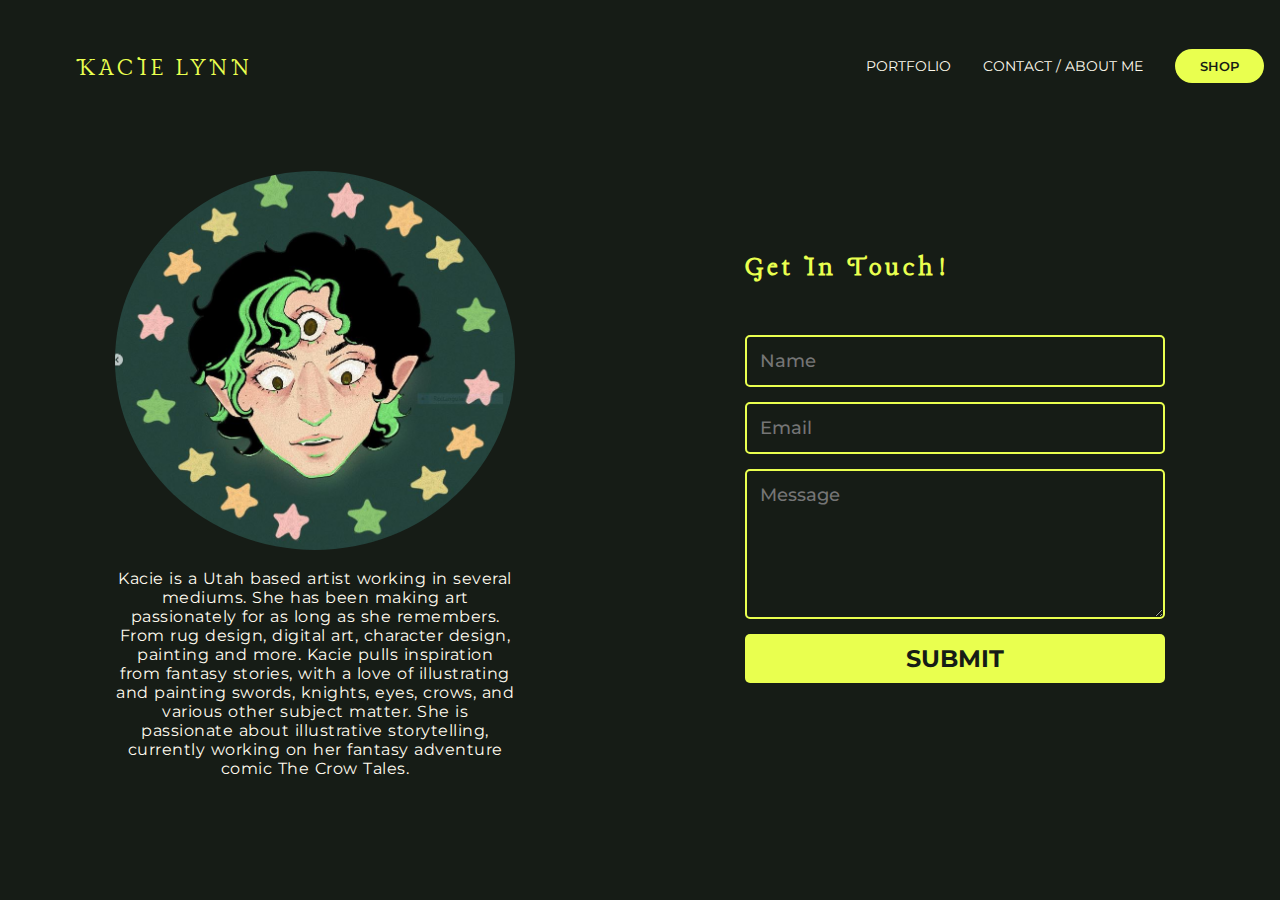
<file: pages/contact.html>
<!DOCTYPE html>
<html lang="en">
<head>
    <meta charset="UTF-8">
    <meta name="viewport" content="width=device-width, initial-scale=1.0">
    <title>Contact / About Me</title>
    <link rel="stylesheet" href="../style.css">
    <link rel="preconnect" href="https://fonts.gstatic.com" crossorigin>
    <link href="https://fonts.googleapis.com/css2?family=Caudex:ital,wght@0,400;0,700;1,400;1,700&family=Lancelot&family=Montserrat:ital,wght@0,200;0,400;0,900;1,200;1,400&display=swap" rel="stylesheet">
</head>
<body id="contact-body">
    <!-- <header>
       <h3> <a href="../index.html">Kacie Lynn</a></h3>
        <nav>
            <ul class="nav-links">
                <li>
                    <a href="../pages/portfolio.html">PORTFOLIO</a>
                </li>
                <li>
                    <a href="#">Contact / About Me</a>
                </li>
                <li>
                   <a href="https://www.etsy.com/shop/KacieLynnArt?ref=l2-about-shopname&listing_id=1581971953"><button>Shop</button></a>
                </li>
            </ul>
        </nav>
    </header> -->
    <header>
        <nav class="navbar">
            <ul>
                <li class="navbar-logo" ><a href="../index.html">Kacie Lynn</a></li>
                <li class="toggle-nav" ><svg xmlns="http://www.w3.org/2000/svg" width="40" height="40" viewBox="0 0 1200 1200"><path fill="#fffbee" d="M0 0v240h1200V0H0zm0 480v240h1200V480H0zm0 480v240h1200V960H0z"/></svg></li>
                <li class="nav-links" >
                    <a href="../pages/portfolio.html">PORTFOLIO</a>
                </li>
                <li class="nav-links" >
                    <a href="../pages/contact.html">Contact / About Me</a>
                </li>
                <li class="nav-links" >
                   <a href="https://www.etsy.com/shop/KacieLynnArt?ref=l2-about-shopname&listing_id=1581971953"><button>Shop</button></a>
                </li>
            </ul>
            
        </nav>
    </header>
    <section class="contact-aboutme-container dream">
        <div class="about-me-container">
            <img src="../resources/images/kaclynnart.JPG" alt="">
            <p>Kacie is a Utah based artist working in several mediums. She has been making art passionately for as long as she remembers. From rug design, digital art, character design, painting and more. Kacie pulls inspiration from fantasy stories, with a love of illustrating and painting swords, knights, eyes, crows, and various other subject matter.  She is passionate about illustrative storytelling, currently working on her fantasy adventure comic The Crow Tales.</p>
        </div>
        <div class="contact-me-container dream">
            <h2>Get In Touch!</h2>
            <form action="https://formsubmit.co/2865858b7ca3c0da3216ec18c40a7ee6" method="POST"   >      
                <input name="name" type="text" class="feedback-input" placeholder="Name" />   
                <input name="email" type="email" class="feedback-input" placeholder="Email" />
                <textarea name="text" class="feedback-input" placeholder="Message"></textarea>
                <input type="submit" value="SUBMIT"/>
              </form>
            </form>
        </div>
    </section>
</body>
</html>
</file>
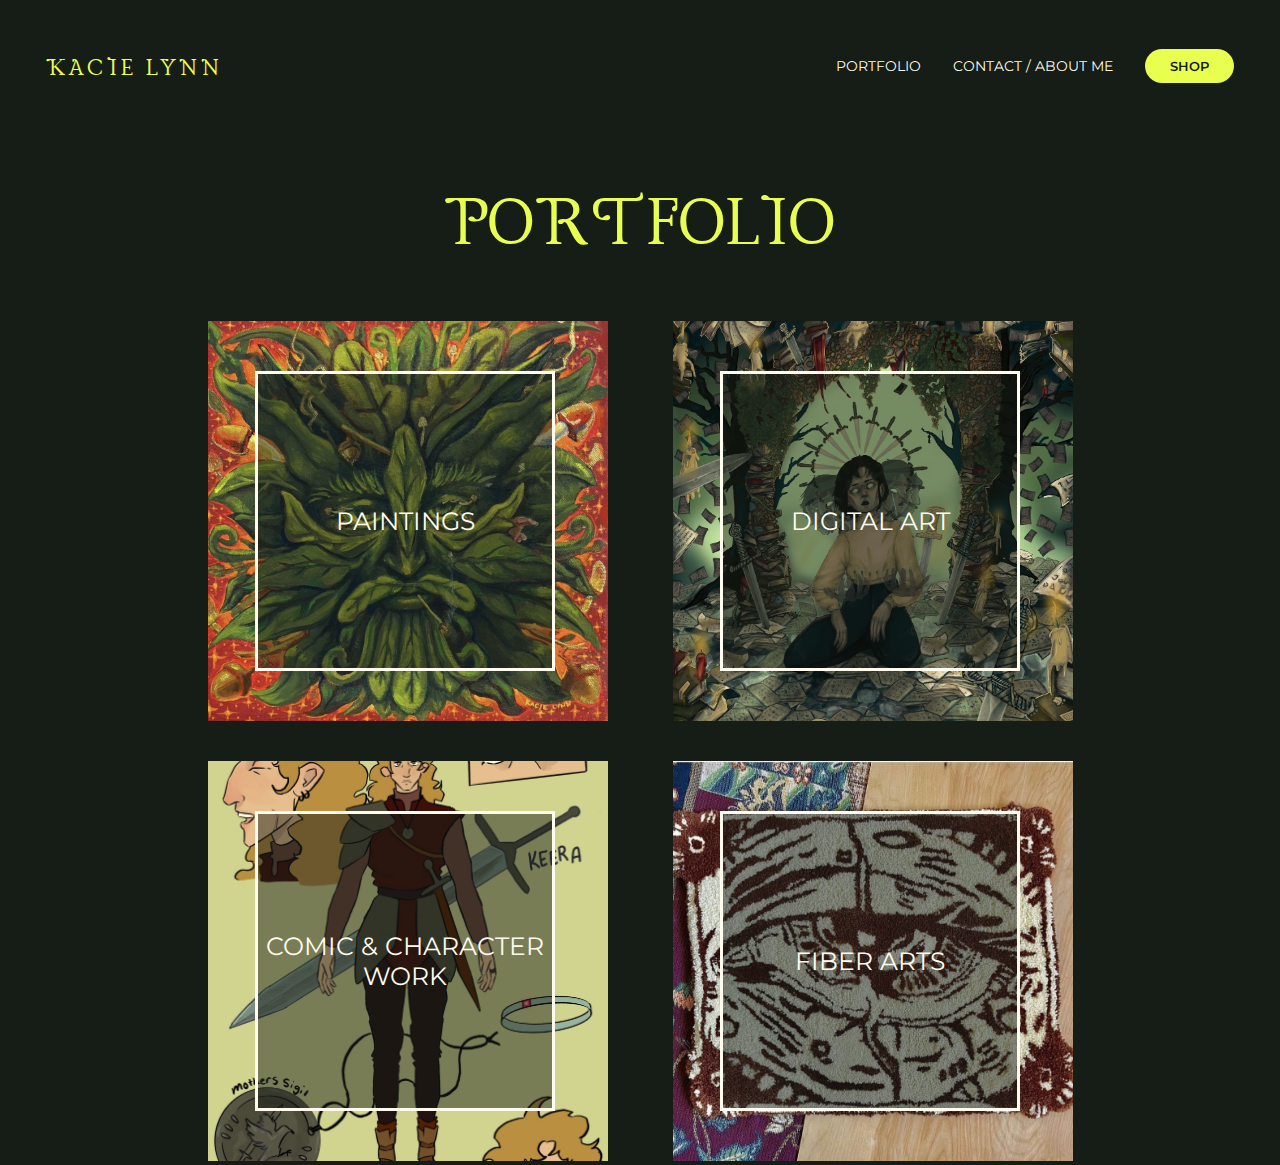
<file: pages/portfolio.html>
<!DOCTYPE html>
<html lang="en">
<head>
    <meta charset="UTF-8">
    <meta name="viewport" content="width=device-width, initial-scale=1.0">
    <title>Portfolio</title>
    <link rel="stylesheet" href="../style-portfolio.css">
    <link rel="preconnect" href="https://fonts.googleapis.com">
    <link rel="preconnect" href="https://fonts.gstatic.com" crossorigin>
    <link href="https://fonts.googleapis.com/css2?family=Caudex:ital,wght@0,400;0,700;1,400;1,700&family=Lancelot&family=Montserrat:ital,wght@0,200;0,400;0,900;1,200;1,400&display=swap" rel="stylesheet">
</head>
    <body>
        <header>
            <!-- <nav class="navbar">
                <ul>
                    <li class="navbar-logo" ><a href="../index.html">Kacie Lynn</a></li>
                    <li class="toggle-nav" ><svg xmlns="http://www.w3.org/2000/svg" width="40" height="40" viewBox="0 0 1200 1200"><path fill="#fffbee" d="M0 0v240h1200V0H0zm0 480v240h1200V480H0zm0 480v240h1200V960H0z"/></svg></li>
                    <li class="nav-links" >
                        <a href="../pages/portfolio.html">PORTFOLIO</a>
                    </li>
                    <li class="nav-links" >
                        <a href="../pages/contact.html">Contact / About Me</a>
                    </li>
                    <li class="nav-links" >
                    <a href="https://www.etsy.com/shop/KacieLynnArt?ref=l2-about-shopname&listing_id=1581971953"><button>Shop</button></a>
                    </li>
                </ul>
            </nav>   -->

            <nav class="navbar">
                <ul>
                    <li class="navbar-logo" ><a href="../index.html">Kacie Lynn</a></li>
                    <li class="toggle-nav" ><svg xmlns="http://www.w3.org/2000/svg" width="40" height="40" viewBox="0 0 1200 1200"><path fill="#fffbee" d="M0 0v240h1200V0H0zm0 480v240h1200V480H0zm0 480v240h1200V960H0z"/></svg></li>
                    <li class="nav-links" >
                        <a href="../pages/portfolio.html">PORTFOLIO</a>
                    </li>
                    <li class="nav-links" >
                        <a href="../pages/contact.html">Contact / About Me</a>
                    </li>
                    <li class="nav-links" >
                       <a href="https://www.etsy.com/shop/KacieLynnArt?ref=l2-about-shopname&listing_id=1581971953"><button>Shop</button></a>
                    </li>
                </ul>
                
            </nav>
        </header>        
        <main>
            
            <h1>PORTFOLIO</h1>
            <section id="portfolio-links">

                
                <div class="image-grid">
                    <div class="img-ctr">
                        <img class="green-man" src="../resources/images/IMG_0598.jpg" alt="green man painting">
                        <div class="link">
                            <a href="./paintings.html" id="paintings">PAINTINGS</a>    
                        </div>
                        
                    </div>
                        
                    <div class="img-ctr">
                        <img class="green-man" src="../resources/images/digital-art/IMG_1922(1).JPG" alt="">
                        <div class="link">
                            <a href="./digital-art.html" 
                            id="paintings">DIGITAL ART</a>
                        </div>    
                    </div>
                     
                    <div class="img-ctr">
                        <img class="illustrations" src="../resources/images/character-art/keera.JPG" alt="green man painting">
                        <div class="link">
                            <a href="./illustrations.html" id="paintings">COMIC & CHARACTER WORK</a>
                        </div>    
                    </div>
                    
                    <div class="img-ctr">
                        <img class="green-man" src="../resources/images/IMG_0601.jpg" alt="green man painting">
                        <div class="link">
                            <a href="./fiber-art.html" id="paintings">FIBER ARTS</a>
                        </div>
                    </div>
                </div>
            </section>
        </main>
    </body>
</html>
</file>
<file: style.css>
* {
    margin:0;
    padding:0;
    box-sizing:border-box;
  }
  
#hero{
    background-image: url(./resources/images/cover-photo.jpg);
    background-size: cover;
    background-repeat: no-repeat;
    height: 1000px;
    width: 100%;
    position: absolute;
    background-position: center;
    top: 0;
    left: 0;
    margin-bottom: 0px;
}

#hero h1{
    color: hsl(76, 74%, 88%);
    font-family:  'Lancelot','Courier New', Courier, monospace;
    font-size: 175px;
    display: flex;
    justify-content: center;
    align-items: center;
    margin-bottom: 8px;    
    font-weight: bold;
}

.kacie-lyyn-container{
	display: flex;
	justify-content: center;
	align-items: center;
	height: 800px;
}

#hero ul{
    display: flex;
    justify-content: center;
    gap: 30px;
}

#hero li{
    list-style: none;
    text-decoration: none;
    color: #FFFBEE;
    font-family: 'Montserrat','Franklin Gothic Medium', 'Arial Narrow', Arial, sans-serif;
    font-size: 30px;
    
}


#hero a {
    text-decoration: none;
    color: #FFFBEE;
    margin-top: 0px;
}

#hero a:hover {
    text-decoration: none;
    color: #E9FF4F;
}

/*Links to portfolio*/

#links-to-portfolio{
    width: 100%;
    margin-top: 1000px;
    left: 0px;
    height: 600px;
    width: 100%; 
    background-color: #161c16;
    padding: 0;
    margin-left: 0; 
    display: flex;
    justify-content: center;
    align-items: center;

}

#links-to-portfolio ul{
    width: 100%;
    display: flex;
    justify-content: space-around;
    flex-wrap: wrap;
    list-style: none;
    text-decoration: none;
}

#links-to-portfolio li{
    list-style: none;
    text-decoration: none;
    color: #FFFBEE;
    font-family: 'Montserrat','Franklin Gothic Medium', 'Arial Narrow', Arial, sans-serif;
    justify-content: center;
    display: flex;
    align-items: center;
    font-size: 26px;
    text-align: center;
}



#links-to-portfolio a{
    list-style: none;
    color: #FFFBEE;
    text-decoration: none;
    position: relative;
    border: 3px solid #FFFBEE;
    width: 300px;
    height: 300px;
    justify-content: center;
    display: flex;
    align-items: center;
    background-color: #161c1678;
    transition-duration: .5s;
    transition-timing-function: ease-out;
    text-decoration: none;
    
}




#links-to-portfolio a:hover{
background-color: #161c16ce;
transform: scale(1.1);
}

#links-to-portfolio img{
    width: inherit;
    height: inherit;
    position: absolute;
    object-position: center;
    object-fit: cover;

}

.img-ctr{
    background-color: #161c16;
    width: 350px;
    height: 350px;
    /* position: absolute; */
    display: flex;
    /* flex-direction: column; */
    align-items: center;
    justify-content: center; 
    border: none;
}






/*About/contact Me Page links*/



.offsite-links-container{
    margin-top: 50px;
}

#links{
    width: 100%;
    left: 0px;
    height: 700px;
    width: 100%; 
    background-color: #161c16;
    display: flex;
    justify-content: space-around;
    align-items: center;
    
}

img.me-items{
    height: 500px;
    border-radius: 50%;
}

.about-me-container img{
    border-radius: 50%;
}

.me-container{
    display: flex;
    align-items: center;
    gap: 200px;
    height: 700px;
    
}

.me-container li {
    list-style: none;
    text-decoration: none;
}
 .about-me-container p{
    padding-top: 15px;
    word-spacing: 1px;
    letter-spacing: .5px;
    text-align: center;
 }

.me-container button{
    font-size: 26px;
    margin: 30px;
    color: #FFFBEE;
    padding: 25px;
    width: 300px;
    background-color: #E9FF4F3B;
    font-family: 'Montserrat','Franklin Gothic Medium', 'Arial Narrow', Arial, sans-serif;
    text-align: center;
    font-weight: 400;
    border-radius: 20px;
    border: #E9FF4F solid 4px;
}

.me-container button:hover{
    cursor: pointer;
    transform: scale(1.1);
    transition: ease-in-out .3s;
}

#instagram{
    display: flex;
}






/* Contact Page */

#contact-body {
    background-color: #161c16;
}



.contact-aboutme-container{
    display: flex;
    box-sizing: border-box;
    justify-content: space-around;
    align-content: center;
    max-width: 1500px;
    margin: 0 auto ;
    width: 100%;
    padding-top: 40px;
    

}

@import url(https://fonts.googleapis.com/css?family=Montserrat:400,700);

form { max-width:420px; margin:50px auto; }

.feedback-input {
  color:white;
  font-family: 'Montserrat', Arial, Helvetica, sans-serif;
  font-weight:500;
  font-size: 18px;
  border-radius: 5px;
  line-height: 22px;
  background-color: transparent;
  border:2px solid #E9FF4F;
  transition: all 0.3s;
  padding: 13px;
  margin-bottom: 15px;
  width:100%;
  box-sizing: border-box;
  outline:0;
}

.feedback-input:focus { border:2px solid #E9FF4F; }

textarea {
  height: 150px;
  line-height: 150%;
  resize:vertical;
}

[type="submit"] {
  font-family: 'Montserrat', Arial, Helvetica, sans-serif;
  width: 100%;
  background:#E9FF4F;
  border-radius:5px;
  border:0;
  cursor:pointer;
  color:#161c16;
  font-size:24px;
  padding-top:10px;
  padding-bottom:10px;
  transition: all 0.3s;
  margin-top:-4px;
  font-weight:700;
}
[type="submit"]:hover { background: #e8ff4f5b;; }

.contact-aboutme-container img,
.contact-aboutme-container p{
    max-width: 400px;
}

.contact-aboutme-container p{
    font-family: 'Montserrat','Franklin Gothic Medium', 'Arial Narrow', Arial, sans-serif;
    color: #FFFBEE;
}

#contact-body h2{
    color: #E9FF4F;
    font-family:  'Lancelot','Courier New', Courier, monospace;
    letter-spacing: 4px;
    padding-bottom: 0;
    margin-bottom: 0px;
    font-size: 30px;
    font-weight: 200px;
}

.contact-me-container{
    padding-top: 80px;
}


/* NavBar */



/* header h3, header h3 a {
    color: #E9FF4F;
    font-family:  'Lancelot','Courier New', Courier, monospace;
    letter-spacing: 4px;
    text-transform: uppercase;
    cursor: pointer;
    margin-right: auto;
    font-size: 30px;
    font-weight: 200px;
    text-decoration: none;
}

.nav-links li, .nav-links a, .nav-links button {
    font-size: 14px;
    text-decoration: none;
    color: #FFFBEE;
    text-transform: uppercase;
    font-family: 'Montserrat','Franklin Gothic Medium', 'Arial Narrow', Arial, sans-serif;
}



.nav-links{
    list-style: none;
}

.nav-links li{
    display: inline-block;
    padding: 0px 20px;
}

.nav-links li a {
    transition: all 0.3s ease 0s;
}

.nav-links li a:hover{
    color: #E9FF4F;
}

#contact-body header{
    display: flex;
    justify-content: flex-end;
    align-items: center;
    padding: 45px 6%;
    color: #E9FF4F;
}


.nav-links button {
    color: #161c16;
    padding: 9px 25px;
    background-color: #E9FF4F;
    border: none;
    border-radius: 50px;
    cursor: pointer;
    transition: all 0.3s ease 0s;
    font-weight: 600;
}

button:hover {
    background-color: #e8ff4f5b;
} */

.navbar ul {
    display: flex;
    width: 100%;
    align-items: center;
    background-color: #161c16;
    color: #FFFBEE;
    padding: 30px;
    margin: 0 30px;
    
}

.navbar li {
    list-style-type: none;
    padding: 1rem;
    text-transform: uppercase;
    text-decoration: none;
    font-family: 'Montserrat','Franklin Gothic Medium', 'Arial Narrow', Arial, sans-serif;
    
}

.navbar a {
    text-decoration: none;
    color: #FFFBEE;
    font-size: 14px;
}

.navbar-logo a {
    color: #E9FF4F;
    font-family:  'Lancelot','Courier New', Courier, monospace;
    font-size: 28px;
}

.navbar-logo {
    flex: 1;
    font-size: 1.5 rem;
    user-select: none;
    letter-spacing: 4px;
    text-transform: uppercase;
    cursor: pointer;
    margin-right: auto;
    font-size: 30px;
    font-weight: 200px;
}

.toggle-nav{
    display: none;
}

.nav-links a {
    transition: all 0.3s ease 0s;
}
   
.nav-links a:hover {
    color: #E9FF4F;
 
}



button {
    color: #161c16;
    padding: 9px 25px;
    background-color: #E9FF4F;
    border: none;
    border-radius: 50px;
    cursor: pointer;
    transition: all 0.3s ease 0s;
    font-weight: 600;
    font-family: 'Montserrat','Franklin Gothic Medium', 'Arial Narrow', Arial, sans-serif;
    text-transform: uppercase;
}

button:hover {
    background-color: #e8ff4f5b;
}

@media only screen and (max-width: 699px) {
    #hero{
        height: 400px;
    }

    #hero h1{
        font-size: 80px;
    }

    #links-to-portfolio{
        width: 100%;
        margin-top: 400px;
        height: 1500px;
        
    }

    .img-ctr{
        margin: 10px;
    }

    .kacie-lyyn-container{
        height: 200px;
    }

    #hero li{
        font-size: 16px;
        
    }

    .me-container{
        /* display: block;
        margin: auto;
        width: 100%; */
        display: flex;
        flex-direction: column;
        justify-content: center;
        width: 100%;
        height: 100%;
        gap: 0;
        margin: 80px 0 100px 0;
    }
    img.me-items{
        width: 200px;
        height: 100%;
        
        
    }
    .navbar ul {
        flex-wrap: wrap;
        margin: 0;
    }


    .nav-links{
        display: block;
        width: 100%;
        text-align: center;
    }

    .contact-aboutme-container {
        display: block;
        width: 75%;
        gap: 0px;
    }

    .about-me-container img{
        width: 300px;
        gap: 0px;
    }


    .contact-me-container h2{
        /* margin-left: 20px; */
    }

  }


  @media only screen and (max-width: 1500px) and (min-width: 700px) {
 

    #links-to-portfolio{
        width: 100%;
        margin-top: 1000px;
        height: 800px;
        
    }


    
  }
</file>
<file: style-portfolio.css>
*{
    margin: 0;
    padding: 0;
    text-align: center;
    background-color: #161c16;
    box-sizing: border-box;
}

/* Navbar */

/* header h3, header h3 a{
    color: #E9FF4F;
    font-family:  'Lancelot','Courier New', Courier, monospace;
    letter-spacing: 4px;
    text-transform: uppercase;
    cursor: pointer;
    margin-right: auto;
    font-size: 30px;
    font-weight: 200px;
}

.nav-linksli, a, button {
    font-size: 14px;
    text-decoration: none;
    color: #FFFBEE;
    text-transform: uppercase;
    font-family: 'Montserrat','Franklin Gothic Medium', 'Arial Narrow', Arial, sans-serif;
}

.nav-links{
    list-style: none;
}

.nav-links li{
    display: inline-block;
    padding: 0px 20px;
}

.nav-links li a {
    transition: all 0.3s ease 0s;
}

.nav-links li a:hover{
    color: #E9FF4F;
}

header{
    display: flex;
    justify-content: flex-end;
    align-items: center;
    padding: 20px 6%;
}

button {
    color: #161c16;
    padding: 9px 25px;
    background-color: #E9FF4F;
    border: none;
    border-radius: 50px;
    cursor: pointer;
    transition: all 0.3s ease 0s;
    font-weight: 600;
}

button:hover {
    background-color: #e8ff4f5b;
} */



/* .navbar ul {
    display: flex;
    width: 100%;
    align-items: center;
    background-color: #161c16;
    color: #FFFBEE;
    
    
}

.navbar li {
    list-style-type: none;
    padding: 1rem;
    text-transform: uppercase;
    text-decoration: none;
    font-family: 'Montserrat','Franklin Gothic Medium', 'Arial Narrow', Arial, sans-serif;
    
}

.navbar a {
    text-decoration: none;
    color: #FFFBEE;
    font-size: 14px;
}

.navbar-logo a {
    color: #E9FF4F;
    font-family:  'Lancelot','Courier New', Courier, monospace;
    font-size: 28px;
}

.navbar-logo {
    flex: 1;
    font-size: 1.5 rem;
    user-select: none;
    letter-spacing: 4px;
    text-transform: uppercase;
    cursor: pointer;
    font-size: 30px;
    font-weight: 200px;
}

.toggle-nav{
    display: none;
}

.nav-links a {
    transition: all 0.3s ease 0s;
}
   
.nav-links a:hover {
    color: #E9FF4F;
 
}


button {
    color: #161c16;
    padding: 9px 25px;
    background-color: #E9FF4F;
    border: none;
    border-radius: 50px;
    cursor: pointer;
    transition: all 0.3s ease 0s;
    font-weight: 600;
    font-family: 'Montserrat','Franklin Gothic Medium', 'Arial Narrow', Arial, sans-serif;
    text-transform: uppercase;
}

button:hover {
    background-color: #e8ff4f5b;
} */

.navbar ul {
    display: flex;
    width: 100%;
    align-items: center;
    background-color: #161c16;
    color: #FFFBEE;
    padding: 30px;
    
}

.navbar li {
    list-style-type: none;
    padding: 1rem;
    text-transform: uppercase;
    text-decoration: none;
    font-family: 'Montserrat','Franklin Gothic Medium', 'Arial Narrow', Arial, sans-serif;
    
}

.navbar a {
    text-decoration: none;
    color: #FFFBEE;
    font-size: 14px;
}

.navbar-logo a {
    color: #E9FF4F;
    font-family:  'Lancelot','Courier New', Courier, monospace;
    font-size: 28px;
}

.navbar-logo {
    flex: 1;
    font-size: 1.5 rem;
    user-select: none;
    letter-spacing: 4px;
    text-transform: uppercase;
    cursor: pointer;
    margin-right: auto;
    font-size: 30px;
    font-weight: 200px;
    text-align: left;
}

.toggle-nav{
    display: none;
}

.nav-links a {
    transition: all 0.3s ease 0s;
}
   
.nav-links a:hover {
    color: #E9FF4F;
 
}



button {
    color: #161c16;
    padding: 9px 25px;
    background-color: #E9FF4F;
    border: none;
    border-radius: 50px;
    cursor: pointer;
    transition: all 0.3s ease 0s;
    font-weight: 600;
    font-family: 'Montserrat','Franklin Gothic Medium', 'Arial Narrow', Arial, sans-serif;
    text-transform: uppercase;
}

button:hover {
    background-color: #e8ff4f5b;
}
/* Main */

#portfolio-links{
    width: 890px;
    min-width: 400px;
    margin: auto;
}

h1{
    color: #E9FF4F;
    font-family:  'Lancelot','Courier New', Courier, monospace;
    font-size: 80px;
    font-weight: lighter;
    margin: 50px 0 50px 0;
}

.image-grid {
    --gap: 40px;
    --num-cols: 2;
    --row-height: 400px;


    box-sizing: border-box;

    display: grid;
    grid-template-columns: repeat(var(--num-cols), 1fr);
    grid-auto-rows: var(--row-height);
    gap: var(--gap);
}

/* .image-grid > img{
    width: 100%;
    height: 100%;
    object-fit: cover;

} */

.img-ctr{
    margin: 0;
    position: relative;
}


.link a{
    z-index: 100;
    position: absolute; 
    left: 60px;
    bottom: 50px;
    margin:0;
    list-style: none;
    color: #FFFBEE;
    text-decoration: none;
    border: 3px solid #FFFBEE;
    width: 300px;
    height: 300px;
    justify-content: center;
    display: flex;
    align-items: center;
    background-color: #161c1678;
    transition-duration: .5s;
    transition-timing-function: ease-out;
    font-family: 'Montserrat','Franklin Gothic Medium', 'Arial Narrow', Arial, sans-serif;
    font-size: 25px;
}

.link a:hover{
    background-color: #161c16ce;
    transform: scale(1.1);
}

.img-ctr > img{
    width: 400px;
    height: 400px;
    object-fit: cover;
}


@media screen and (max-width: 950px) {
    .image-grid{
        transform: scale(.8);
    }

    .toggle-nav{
       display: flex;
    }
    
}

@media screen and (max-width: 875px) {
    h1{
        margin-bottom: 0px;
        font-size: 70px;
    }

    #portfolio-links{
        width: 50px;
        margin: auto;
        margin-top: -100px;
        padding: 0;
    }
    .image-grid{
        --num-cols: 1;
        --row-height: 300px;
        gap: 150px;
        margin: 0;
        padding: 0;
    }
    .image-grid > img{
        width: 400px;
        height: 400px;
        object-fit: cover;
        margin: 0;
        padding: 0;
    }

    .link a {
        bottom: 0;
        top: 40px;
    }

    .navbar ul {
        flex-wrap: wrap;
    }


    .nav-links{
        display: block;
        width: 100%;
        text-align: center;
    }
    h1{
        font-size: 60px;
    }
    
    
}
@media screen and (max-width: 380px) {
    .image-grid {
        margin-left: -20px;
    }
}
</file>
